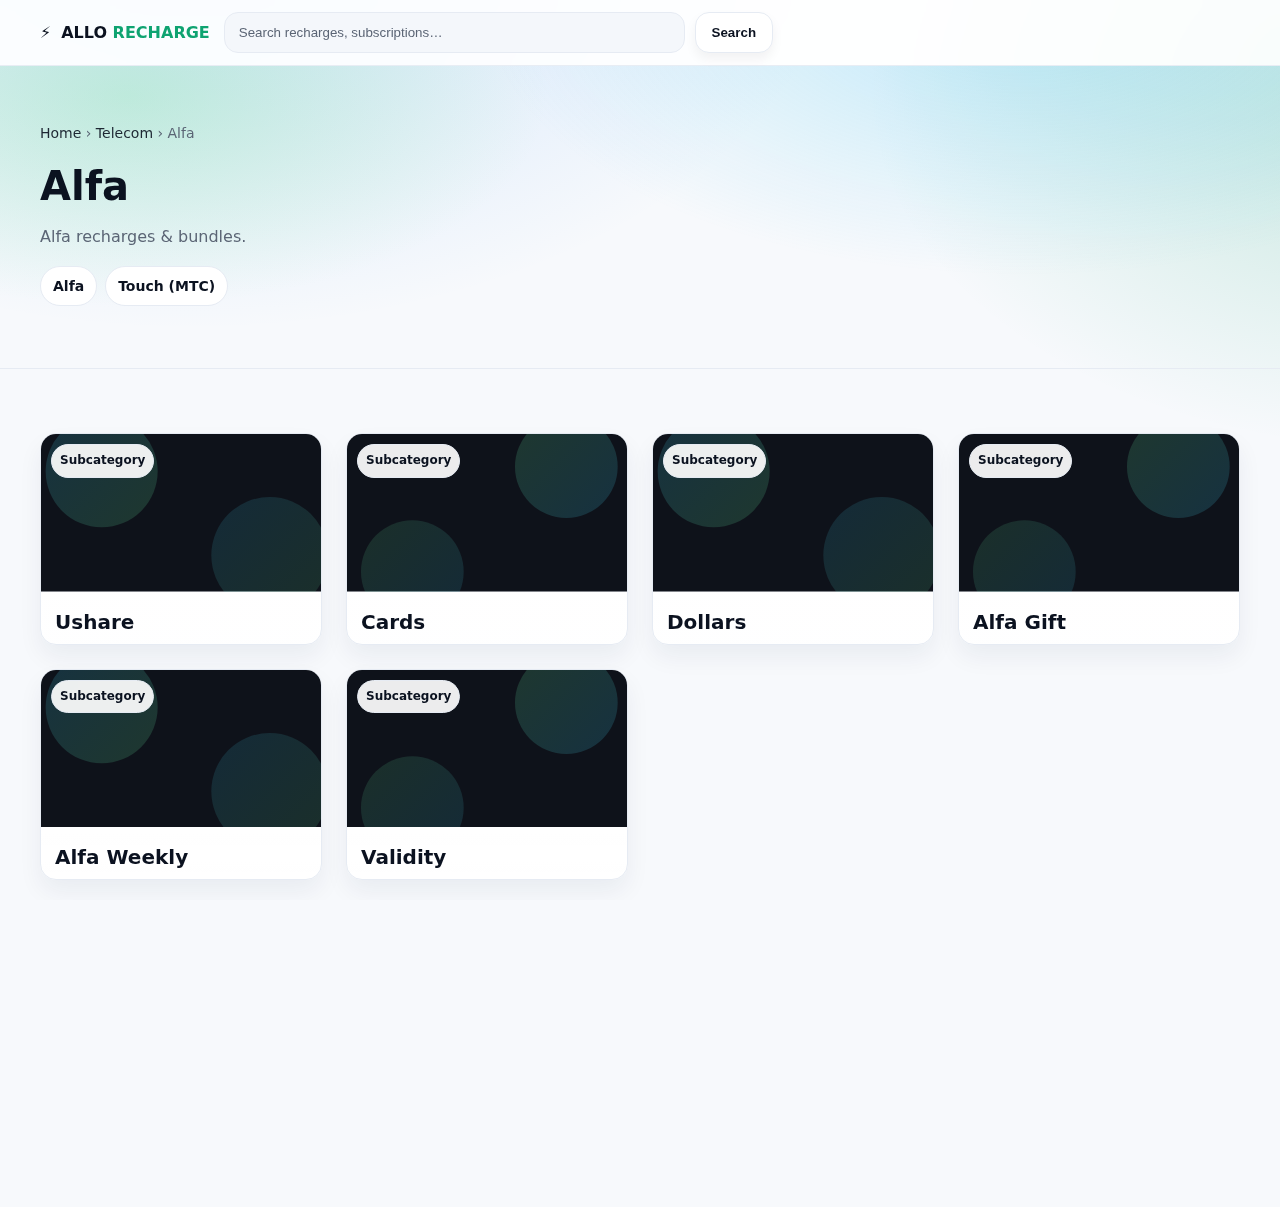
<file: ALFA.html>
<!DOCTYPE html>
<html lang="en">
<head>
  <meta charset="UTF-8" />
  <meta name="viewport" content="width=device-width, initial-scale=1" />
  <title>Alfa – Allo Recharge</title>
  <link rel="stylesheet" href="style.css" />
  <link rel="stylesheet" href="category.css" />
  <script src="category.js" defer></script>
  <script src="app.js" defer></script>
</head>
<body data-cat="telecom">
  <header class="site-header">
    <div class="container header-inner">
      <a class="brand" href="/"><span class="logo-mark">⚡</span><span class="logo-text">ALLO <strong>RECHARGE</strong></span></a>
      <form class="search" role="search">
        <input id="site-search" type="search" placeholder="Search recharges, subscriptions…" autocomplete="off" />
        <button type="submit" class="btn btn-ghost">Search</button>
        <ul id="search-suggestions" class="search-suggestions" hidden></ul>
      </form>
    </div>
  </header>

  <section class="cat-hero">
    <div class="container">
      <nav class="breadcrumb"><a href="/">Home</a> › <a href="telecom.html">Telecom</a> › <span>Alfa</span></nav>
      <h1>Alfa</h1>
      <p class="section-sub">Alfa recharges & bundles.</p>
      <div class="subcat-chips">
        <a class="chip" href="ALFA.html">Alfa</a>
        <a class="chip" href="MTC.html">Touch (MTC)</a>
      </div>
    </div>
  </section>

<style>
.category-grid {
  display: grid;
  grid-template-columns: repeat(3, 1fr); /* 3 cards per row */
  gap: 1.5rem; /* spacing between cards */
  justify-items: center; /* center cards in each cell */
  align-items: stretch; /* make all cards equal height */
}

@media (max-width: 1024px) {
  .category-grid {
    grid-template-columns: repeat(2, 1fr); /* 2 per row on tablets */
  }
}

@media (max-width: 640px) {
  .category-grid {
    grid-template-columns: 1fr; /* 1 per row on phones */
  }
}
</style>

<section class="section">
  <div class="container">
    <div class="category-grid card-grid">

      <!-- Ushare -->
      <a class="card category-tile" href="ushare.html">
        <div class="media">
          <svg class="cover" viewBox="0 0 1200 675" aria-hidden="true">
            <defs><linearGradient id="tele-a" x1="0" x2="1" y1="0" y2="1"><stop offset="0" stop-color="var(--cat-a)"/><stop offset="1" stop-color="var(--cat-b)"/></linearGradient></defs>
            <rect width="1200" height="675" fill="#0e121a"/>
            <circle cx="260" cy="160" r="240" fill="url(#tele-a)" opacity=".18"/>
            <circle cx="980" cy="520" r="250" fill="url(#tele-a)" opacity=".14"/>
          </svg>
          <span class="badge">Subcategory</span>
        </div>
        <div class="content"><h3>Ushare</h3></div>
      </a>

      <!-- Cards -->
      <a class="card category-tile" href="cards.html">
        <div class="media">
          <svg class="cover" viewBox="0 0 1200 675" aria-hidden="true">
            <defs><linearGradient id="tele-b" x1="0" x2="1" y1="0" y2="1"><stop offset="0" stop-color="var(--cat-b)"/><stop offset="1" stop-color="var(--cat-a)"/></linearGradient></defs>
            <rect width="1200" height="675" fill="#0e121a"/>
            <circle cx="940" cy="140" r="220" fill="url(#tele-b)" opacity=".18"/>
            <circle cx="280" cy="590" r="220" fill="url(#tele-b)" opacity=".14"/>
          </svg>
          <span class="badge">Subcategory</span>
        </div>
        <div class="content"><h3>Cards</h3></div>
      </a>

      <!-- Dollars -->
      <a class="card category-tile" href="dollars.html">
        <div class="media">
          <svg class="cover" viewBox="0 0 1200 675" aria-hidden="true">
            <defs><linearGradient id="tele-c" x1="0" x2="1" y1="0" y2="1"><stop offset="0" stop-color="var(--cat-a)"/><stop offset="1" stop-color="var(--cat-b)"/></linearGradient></defs>
            <rect width="1200" height="675" fill="#0e121a"/>
            <circle cx="260" cy="160" r="240" fill="url(#tele-c)" opacity=".18"/>
            <circle cx="980" cy="520" r="250" fill="url(#tele-c)" opacity=".14"/>
          </svg>
          <span class="badge">Subcategory</span>
        </div>
        <div class="content"><h3>Dollars</h3></div>
      </a>

      <!-- Alfa Gift -->
      <a class="card category-tile" href="alfagift.html">
        <div class="media">
          <svg class="cover" viewBox="0 0 1200 675" aria-hidden="true">
            <defs><linearGradient id="tele-d" x1="0" x2="1" y1="0" y2="1"><stop offset="0" stop-color="var(--cat-b)"/><stop offset="1" stop-color="var(--cat-a)"/></linearGradient></defs>
            <rect width="1200" height="675" fill="#0e121a"/>
            <circle cx="940" cy="140" r="220" fill="url(#tele-d)" opacity=".18"/>
            <circle cx="280" cy="590" r="220" fill="url(#tele-d)" opacity=".14"/>
          </svg>
          <span class="badge">Subcategory</span>
        </div>
        <div class="content"><h3>Alfa Gift</h3></div>
      </a>

      <!-- Alfa Weekly -->
      <a class="card category-tile" href="alfaweekly.html">
        <div class="media">
          <svg class="cover" viewBox="0 0 1200 675" aria-hidden="true">
            <defs><linearGradient id="tele-e" x1="0" x2="1" y1="0" y2="1"><stop offset="0" stop-color="var(--cat-a)"/><stop offset="1" stop-color="var(--cat-b)"/></linearGradient></defs>
            <rect width="1200" height="675" fill="#0e121a"/>
            <circle cx="260" cy="160" r="240" fill="url(#tele-e)" opacity=".18"/>
            <circle cx="980" cy="520" r="250" fill="url(#tele-e)" opacity=".14"/>
          </svg>
          <span class="badge">Subcategory</span>
        </div>
        <div class="content"><h3>Alfa Weekly</h3></div>
      </a>

      <!-- Validity -->
      <a class="card category-tile" href="validity.html">
        <div class="media">
          <svg class="cover" viewBox="0 0 1200 675" aria-hidden="true">
            <defs><linearGradient id="tele-f" x1="0" x2="1" y1="0" y2="1"><stop offset="0" stop-color="var(--cat-b)"/><stop offset="1" stop-color="var(--cat-a)"/></linearGradient></defs>
            <rect width="1200" height="675" fill="#0e121a"/>
            <circle cx="940" cy="140" r="220" fill="url(#tele-f)" opacity=".18"/>
            <circle cx="280" cy="590" r="220" fill="url(#tele-f)" opacity=".14"/>
          </svg>
          <span class="badge">Subcategory</span>
        </div>
        <div class="content"><h3>Validity</h3></div>
      </a>

    </div>
  </div>
</section>



  <footer class="site-footer" id="contact">
    <div class="container footer-grid">
      <div><h4>Allo Recharge</h4><p>Instant digital recharges, subscriptions, and growth services.</p></div>
      <div><h4>Contact</h4><ul class="list-plain"><li><a target="_blank" href="https://wa.me/96171549671">WhatsApp: +961 71 549 671</a></li><li><a href="mailto:allorecharge@gmail.com">allorecharge@gmail.com</a></li></ul></div>
      <div><h4>Quick Links</h4><ul class="list-plain"><li><a href="/">Home</a></li><li><a href="#top">Top</a></li></ul></div>
    </div>
    <div class="copy">© 2025 Allo Recharge</div>
  </footer>
</body>
</html>
</file>
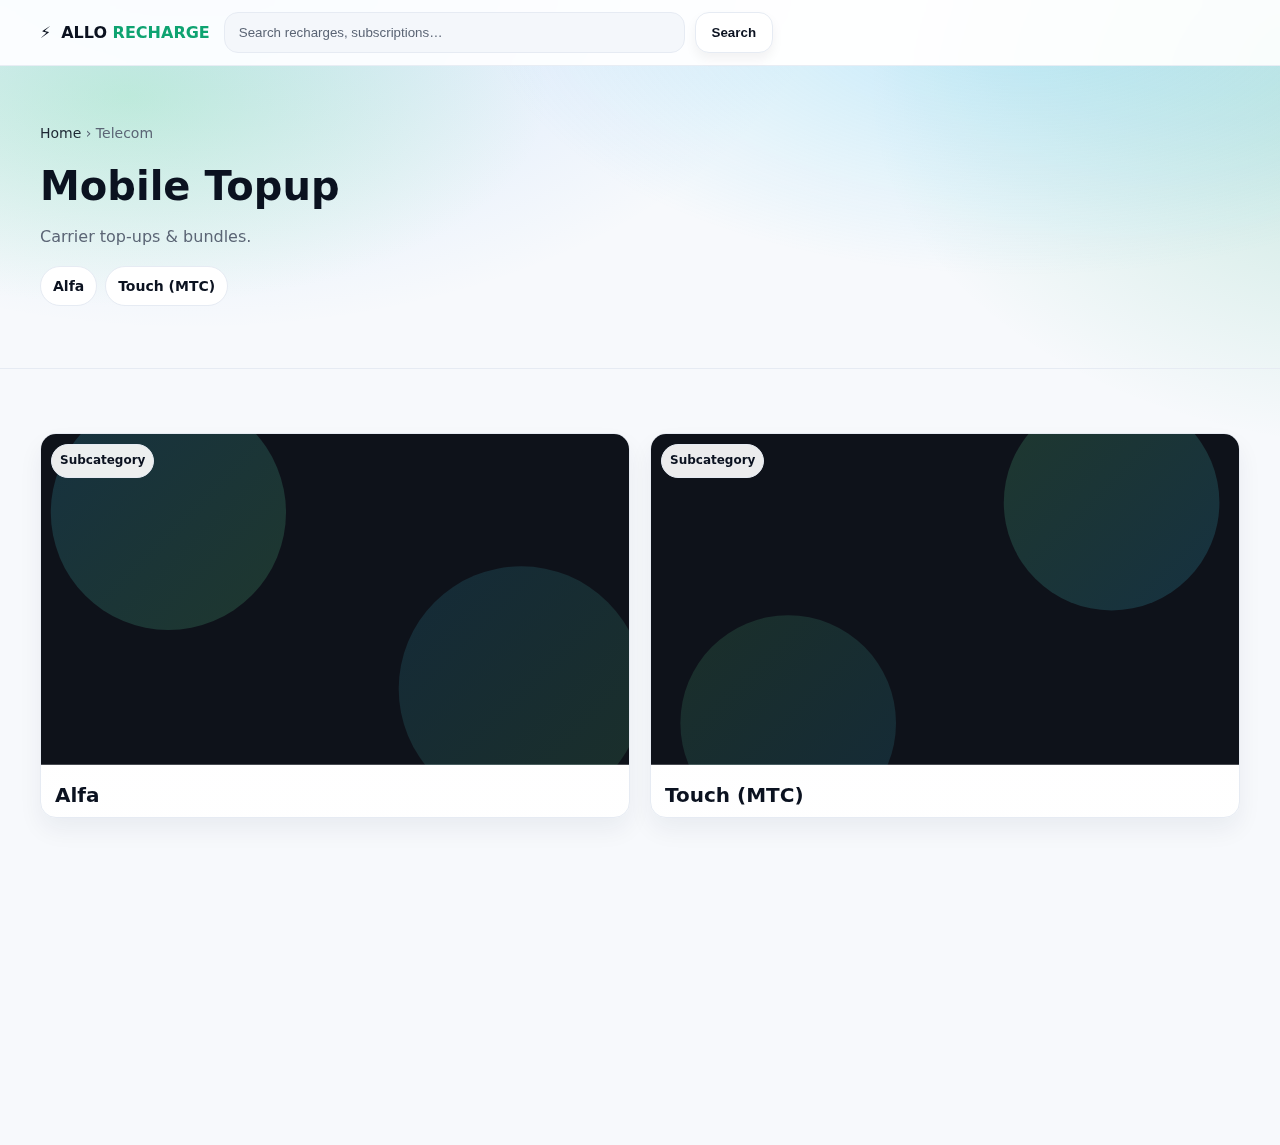
<file: mobile-topup.html>
<!DOCTYPE html>
<html lang="en">
<head>
  <meta charset="UTF-8" />
  <meta name="viewport" content="width=device-width, initial-scale=1" />
  <title>Mobile Topup – Allo Recharge</title>
  <link rel="stylesheet" href="style.css" />
  <link rel="stylesheet" href="category.css" />
  <script src="category.js" defer></script>
  <script src="app.js" defer></script>
</head>
<body data-cat="mobile-topup">
  <header class="site-header">
    <div class="container header-inner">
      <a class="brand" href="/"><span class="logo-mark">⚡</span><span class="logo-text">ALLO <strong>RECHARGE</strong></span></a>
      <form class="search" role="search">
        <input id="site-search" type="search" placeholder="Search recharges, subscriptions…" autocomplete="off" />
        <button type="submit" class="btn btn-ghost">Search</button>
        <ul id="search-suggestions" class="search-suggestions" hidden></ul>
      </form>
    </div>
  </header>

  <section class="cat-hero">
    <div class="container">
      <nav class="breadcrumb"><a href="/">Home</a> › <span>Telecom</span></nav>
      <h1>Mobile Topup</h1>
      <p class="section-sub">Carrier top-ups & bundles.</p>
      <div class="subcat-chips">
        <a class="chip" href="ALFA.html">Alfa</a>
        <a class="chip" href="MTC.html">Touch (MTC)</a>
      </div>
    </div>
  </section>

  <section class="section">
    <div class="container">
      <div class="category-grid card-grid">
        <!-- Alfa -->
        <a class="card category-tile" href="ALFA.html">
          <div class="media">
            <svg class="cover" viewBox="0 0 1200 675" aria-hidden="true">
              <defs><linearGradient id="tele-a" x1="0" x2="1" y1="0" y2="1"><stop offset="0" stop-color="var(--cat-a)"/><stop offset="1" stop-color="var(--cat-b)"/></linearGradient></defs>
              <rect width="1200" height="675" fill="#0e121a"/>
              <circle cx="260" cy="160" r="240" fill="url(#tele-a)" opacity=".18"/>
              <circle cx="980" cy="520" r="250" fill="url(#tele-a)" opacity=".14"/>
            </svg>
            <span class="badge">Subcategory</span>
          </div>
          <div class="content"><h3>Alfa</h3></div>
        </a>

        <!-- Touch (MTC) -->
        <a class="card category-tile" href="MTC.html">
          <div class="media">
            <svg class="cover" viewBox="0 0 1200 675" aria-hidden="true">
              <defs><linearGradient id="tele-b" x1="0" x2="1" y1="0" y2="1"><stop offset="0" stop-color="var(--cat-b)"/><stop offset="1" stop-color="var(--cat-a)"/></linearGradient></defs>
              <rect width="1200" height="675" fill="#0e121a"/>
              <circle cx="940" cy="140" r="220" fill="url(#tele-b)" opacity=".18"/>
              <circle cx="280" cy="590" r="220" fill="url(#tele-b)" opacity=".14"/>
            </svg>
            <span class="badge">Subcategory</span>
          </div>
          <div class="content"><h3>Touch (MTC)</h3></div>
        </a>
      </div>
    </div>
  </section>

  <footer class="site-footer" id="contact">
    <div class="container footer-grid">
      <div><h4>Allo Recharge</h4><p>Instant digital recharges, subscriptions, and growth services.</p></div>
      <div><h4>Contact</h4><ul class="list-plain"><li><a target="_blank" href="https://wa.me/96171549671">WhatsApp: +961 71 549 671</a></li><li><a href="mailto:allorecharge@gmail.com">allorecharge@gmail.com</a></li></ul></div>
      <div><h4>Quick Links</h4><ul class="list-plain"><li><a href="/">Home</a></li><li><a href="#top">Top</a></li></ul></div>
    </div>
    <div class="copy">© 2025 Allo Recharge</div>
  </footer>
</body>
</html>
</file>
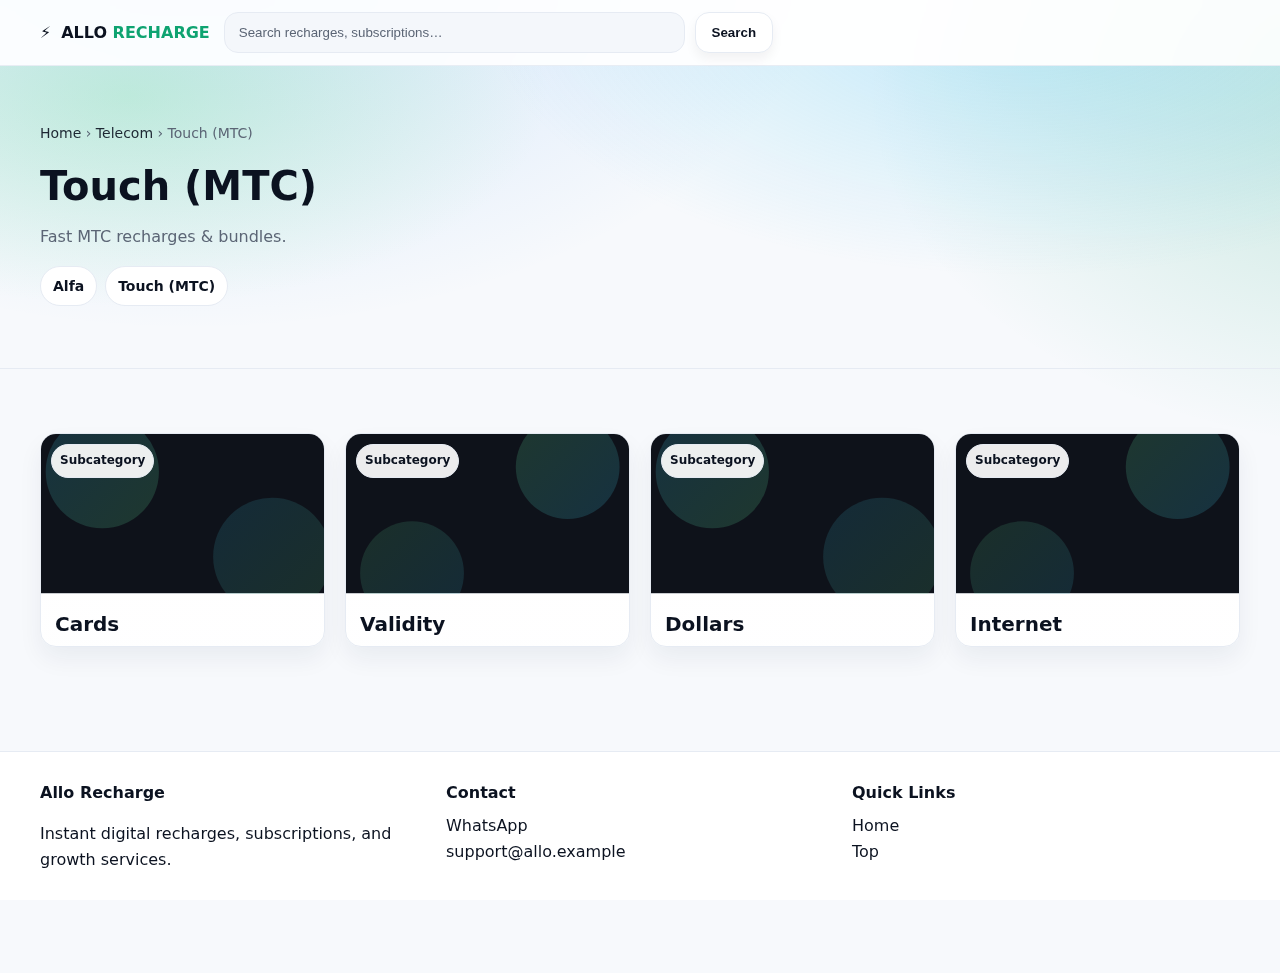
<file: MTC.html>
<!DOCTYPE html>
<html lang="en">
<head>
  <meta charset="UTF-8" />
  <meta name="viewport" content="width=device-width, initial-scale=1" />
  <title>Touch (MTC) – Allo Recharge</title>
  <link rel="stylesheet" href="style.css" />
  <link rel="stylesheet" href="category.css" />
  <script src="category.js" defer></script>
  <script src="app.js" defer></script>
</head>
<body data-cat="telecom">
  <header class="site-header">
    <div class="container header-inner">
      <a class="brand" href="/"><span class="logo-mark">⚡</span><span class="logo-text">ALLO <strong>RECHARGE</strong></span></a>
      <form class="search" role="search">
        <input id="site-search" type="search" placeholder="Search recharges, subscriptions…" autocomplete="off" />
        <button type="submit" class="btn btn-ghost">Search</button>
        <ul id="search-suggestions" class="search-suggestions" hidden></ul>
      </form>
    </div>
  </header>

  <section class="cat-hero">
    <div class="container">
      <nav class="breadcrumb"><a href="/">Home</a> › <a href="telecom.html">Telecom</a> › <span>Touch (MTC)</span></nav>
      <h1>Touch (MTC)</h1>
      <p class="section-sub">Fast MTC recharges & bundles.</p>
      <div id="subcats" class="subcat-chips">
        <a class="chip" href="ALFA.html">Alfa</a>
        <a class="chip" href="MTC.html">Touch (MTC)</a>
      </div>
    </div>
  </section>

<section class="section">
  <div class="container">
    <div class="category-grid card-grid">

      <!-- Cards -->
      <a class="card category-tile" href="cards.html">
        <div class="media">
          <svg class="cover" viewBox="0 0 1200 675" aria-hidden="true">
            <defs><linearGradient id="tele-a" x1="0" x2="1" y1="0" y2="1"><stop offset="0" stop-color="var(--cat-a)"/><stop offset="1" stop-color="var(--cat-b)"/></linearGradient></defs>
            <rect width="1200" height="675" fill="#0e121a"/>
            <circle cx="260" cy="160" r="240" fill="url(#tele-a)" opacity=".18"/>
            <circle cx="980" cy="520" r="250" fill="url(#tele-a)" opacity=".14"/>
          </svg>
          <span class="badge">Subcategory</span>
        </div>
        <div class="content"><h3>Cards</h3></div>
      </a>

      <!-- Validity -->
      <a class="card category-tile" href="validity.html">
        <div class="media">
          <svg class="cover" viewBox="0 0 1200 675" aria-hidden="true">
            <defs><linearGradient id="tele-b" x1="0" x2="1" y1="0" y2="1"><stop offset="0" stop-color="var(--cat-b)"/><stop offset="1" stop-color="var(--cat-a)"/></linearGradient></defs>
            <rect width="1200" height="675" fill="#0e121a"/>
            <circle cx="940" cy="140" r="220" fill="url(#tele-b)" opacity=".18"/>
            <circle cx="280" cy="590" r="220" fill="url(#tele-b)" opacity=".14"/>
          </svg>
          <span class="badge">Subcategory</span>
        </div>
        <div class="content"><h3>Validity</h3></div>
      </a>

      <!-- Dollars -->
      <a class="card category-tile" href="dollars.html">
        <div class="media">
          <svg class="cover" viewBox="0 0 1200 675" aria-hidden="true">
            <defs><linearGradient id="tele-c" x1="0" x2="1" y1="0" y2="1"><stop offset="0" stop-color="var(--cat-a)"/><stop offset="1" stop-color="var(--cat-b)"/></linearGradient></defs>
            <rect width="1200" height="675" fill="#0e121a"/>
            <circle cx="260" cy="160" r="240" fill="url(#tele-c)" opacity=".18"/>
            <circle cx="980" cy="520" r="250" fill="url(#tele-c)" opacity=".14"/>
          </svg>
          <span class="badge">Subcategory</span>
        </div>
        <div class="content"><h3>Dollars</h3></div>
      </a>

      <!-- Internet -->
      <a class="card category-tile" href="internet.html">
        <div class="media">
          <svg class="cover" viewBox="0 0 1200 675" aria-hidden="true">
            <defs><linearGradient id="tele-d" x1="0" x2="1" y1="0" y2="1"><stop offset="0" stop-color="var(--cat-b)"/><stop offset="1" stop-color="var(--cat-a)"/></linearGradient></defs>
            <rect width="1200" height="675" fill="#0e121a"/>
            <circle cx="940" cy="140" r="220" fill="url(#tele-d)" opacity=".18"/>
            <circle cx="280" cy="590" r="220" fill="url(#tele-d)" opacity=".14"/>
          </svg>
          <span class="badge">Subcategory</span>
        </div>
        <div class="content"><h3>Internet</h3></div>
      </a>

    </div>
  </div>
</section>



  <footer class="site-footer" id="contact">
    <div class="container footer-grid">
      <div><h4>Allo Recharge</h4><p>Instant digital recharges, subscriptions, and growth services.</p></div>
      <div><h4>Contact</h4><ul class="list-plain"><li><a target="_blank" href="https://wa.me/96171549671">WhatsApp</a></li><li><a href="mailto:support@allo.example">support@allo.example</a></li></ul></div>
      <div><h4>Quick Links</h4><ul class="list-plain"><li><a href="/">Home</a></li><li><a href="#top">Top</a></li></ul></div>
    </div>
    <div class="copy">© 2025 Allo Recharge</div>
  </footer>
</body>
</html>
</file>
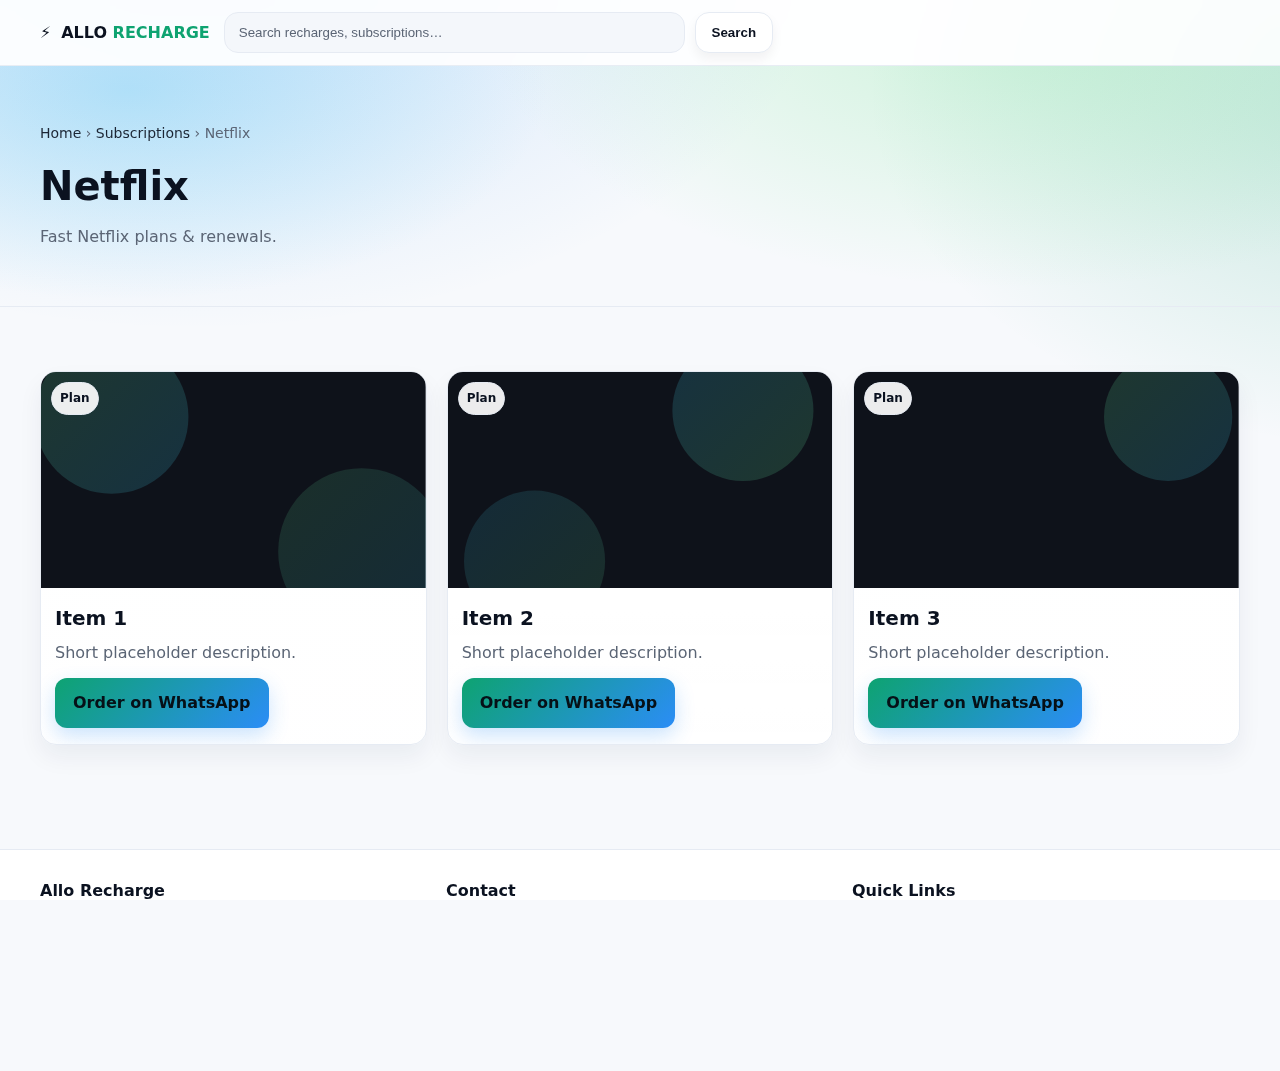
<file: netflix.html>
<!DOCTYPE html>
<html lang="en">
<head>
  <meta charset="UTF-8" />
  <meta name="viewport" content="width=device-width, initial-scale=1" />
  <title>Netflix – Allo Recharge</title>
  <link rel="stylesheet" href="style.css" />
  <link rel="stylesheet" href="category.css" />
  <script src="category.js" defer></script>
  <script src="app.js" defer></script>
</head>
<body data-cat="subscriptions">
  <header class="site-header">
    <div class="container header-inner">
      <a class="brand" href="/"><span class="logo-mark">⚡</span><span class="logo-text">ALLO <strong>RECHARGE</strong></span></a>
      <form class="search" role="search">
        <input id="site-search" type="search" placeholder="Search recharges, subscriptions…" autocomplete="off" />
        <button type="submit" class="btn btn-ghost">Search</button>
        <ul id="search-suggestions" class="search-suggestions" hidden></ul>
      </form>
    </div>
  </header>

  <section class="cat-hero">
    <div class="container">
      <nav class="breadcrumb"><a href="/">Home</a> › <a href="subscriptions.html">Subscriptions</a> › <span>Netflix</span></nav>
      <h1>Netflix</h1>
      <p class="section-sub">Fast Netflix plans & renewals.</p>
      
    </div>
  </section>

  <section class="section"><div class="container">
    <div class="category-grid card-grid">
      <article class="card product"><div class="media">
        <svg class="cover" viewBox="0 0 1200 675"><defs><linearGradient id="n-a" x1="0" x2="1" y1="0" y2="1"><stop offset="0" stop-color="var(--cat-a)"/><stop offset="1" stop-color="var(--cat-b)"/></linearGradient></defs><rect width="1200" height="675" fill="#0e121a"/><circle cx="220" cy="140" r="240" fill="url(#n-a)" opacity=".18"/><circle cx="1000" cy="560" r="260" fill="url(#n-a)" opacity=".14"/></svg>
        <span class="badge">Plan</span></div>
        <div class="content"><h3>Item 1</h3><p class="desc">Short placeholder description.</p></div>
        <div class="actions"><a class="btn" target="_blank" href="https://wa.me/96171549671?text=Netflix%20Item%201">Order on WhatsApp</a></div></article>

      <article class="card product"><div class="media">
        <svg class="cover" viewBox="0 0 1200 675"><defs><linearGradient id="n-b" x1="0" x2="1" y1="0" y2="1"><stop offset="0" stop-color="var(--cat-b)"/><stop offset="1" stop-color="var(--cat-a)"/></linearGradient></defs><rect width="1200" height="675" fill="#0e121a"/><circle cx="920" cy="120" r="220" fill="url(#n-b)" opacity=".18"/><circle cx="270" cy="590" r="220" fill="url(#n-b)" opacity=".14"/></svg>
        <span class="badge">Plan</span></div>
        <div class="content"><h3>Item 2</h3><p class="desc">Short placeholder description.</p></div>
        <div class="actions"><a class="btn" target="_blank" href="https://wa.me/96171549671?text=Netflix%20Item%202">Order on WhatsApp</a></div></article>

      <article class="card product"><div class="media">
        <svg class="cover" viewBox="0 0 1200 675"><defs><linearGradient id="n-c" x1="0" x2="1" y1="0" y2="1"><stop offset="0" stop-color="var(--cat-a)"/><stop offset="1" stop-color="var(--cat-b)"/></linearGradient></defs><rect width="1200" height="675" fill="#0e121a"/><circle cx="980" cy="140" r="200" fill="url(#n-c)" opacity=".18"/></svg>
        <span class="badge">Plan</span></div>
        <div class="content"><h3>Item 3</h3><p class="desc">Short placeholder description.</p></div>
        <div class="actions"><a class="btn" target="_blank" href="https://wa.me/96171549671?text=Netflix%20Item%203">Order on WhatsApp</a></div></article>
    </div>
  </div></section>

  <footer class="site-footer" id="contact">
    <div class="container footer-grid">
      <div><h4>Allo Recharge</h4><p>Instant digital recharges, subscriptions, and growth services.</p></div>
      <div><h4>Contact</h4><ul class="list-plain"><li><a target="_blank" href="https://wa.me/96171549671">WhatsApp: +961 71 549 671</a></li><li><a href="mailto:allorecharge@gmail.com">allorecharge@gmail.com</a></li></ul></div>
      <div><h4>Quick Links</h4><ul class="list-plain"><li><a href="/">Home</a></li><li><a href="#top">Top</a></li></ul></div>
    </div>
    <div class="copy">© 2025 Allo Recharge</div>
  </footer>
</body>
</html>
</file>
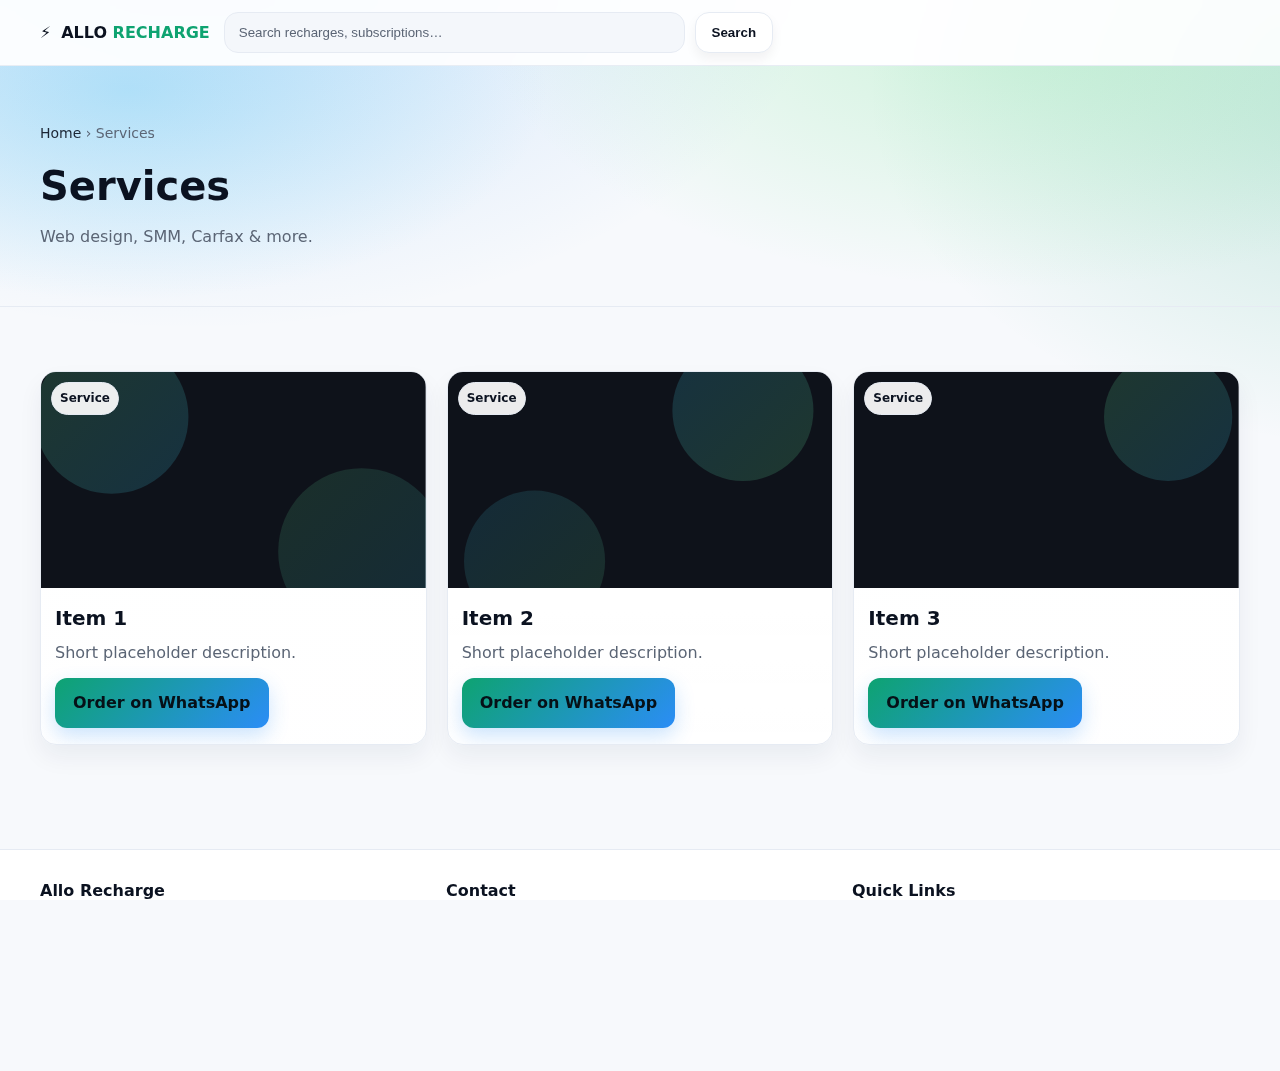
<file: services.html>
<!DOCTYPE html>
<html lang="en">
<head>
  <meta charset="UTF-8" />
  <meta name="viewport" content="width=device-width, initial-scale=1" />
  <title>Services – Allo Recharge</title>
  <link rel="stylesheet" href="style.css" />
  <link rel="stylesheet" href="category.css" />
  <script src="category.js" defer></script>
  <script src="app.js" defer></script>
</head>
<body data-cat="services">
  <header class="site-header">
    <div class="container header-inner">
      <a class="brand" href="/"><span class="logo-mark">⚡</span><span class="logo-text">ALLO <strong>RECHARGE</strong></span></a>
      <form class="search" role="search">
        <input id="site-search" type="search" placeholder="Search recharges, subscriptions…" autocomplete="off" />
        <button type="submit" class="btn btn-ghost">Search</button>
        <ul id="search-suggestions" class="search-suggestions" hidden></ul>
      </form>
    </div>
  </header>

  <section class="cat-hero">
    <div class="container">
      <nav class="breadcrumb"><a href="/">Home</a> › <span>Services</span></nav>
      <h1>Services</h1>
      <p class="section-sub">Web design, SMM, Carfax & more.</p>
    </div>
  </section>

  <section class="section">
    <div class="container">
      <div class="category-grid card-grid">
        <article class="card product"><div class="media"><svg class="cover" viewBox="0 0 1200 675"><defs><linearGradient id="sv-a" x1="0" x2="1" y1="0" y2="1"><stop offset="0" stop-color="var(--cat-a)"/><stop offset="1" stop-color="var(--cat-b)"/></linearGradient></defs><rect width="1200" height="675" fill="#0e121a"/><circle cx="220" cy="140" r="240" fill="url(#sv-a)" opacity=".18"/><circle cx="1000" cy="560" r="260" fill="url(#sv-a)" opacity=".14"/></svg><span class="badge">Service</span></div><div class="content"><h3>Item 1</h3><p class="desc">Short placeholder description.</p></div><div class="actions"><a class="btn" target="_blank" href="https://wa.me/96171549671?text=Services%20Item%201">Order on WhatsApp</a></div></article>
        <article class="card product"><div class="media"><svg class="cover" viewBox="0 0 1200 675"><defs><linearGradient id="sv-b" x1="0" x2="1" y1="0" y2="1"><stop offset="0" stop-color="var(--cat-b)"/><stop offset="1" stop-color="var(--cat-a)"/></linearGradient></defs><rect width="1200" height="675" fill="#0e121a"/><circle cx="920" cy="120" r="220" fill="url(#sv-b)" opacity=".18"/><circle cx="270" cy="590" r="220" fill="url(#sv-b)" opacity=".14"/></svg><span class="badge">Service</span></div><div class="content"><h3>Item 2</h3><p class="desc">Short placeholder description.</p></div><div class="actions"><a class="btn" target="_blank" href="https://wa.me/96171549671?text=Services%20Item%202">Order on WhatsApp</a></div></article>
        <article class="card product"><div class="media"><svg class="cover" viewBox="0 0 1200 675"><defs><linearGradient id="sv-c" x1="0" x2="1" y1="0" y2="1"><stop offset="0" stop-color="var(--cat-a)"/><stop offset="1" stop-color="var(--cat-b)"/></linearGradient></defs><rect width="1200" height="675" fill="#0e121a"/><circle cx="980" cy="140" r="200" fill="url(#sv-c)" opacity=".18"/></svg><span class="badge">Service</span></div><div class="content"><h3>Item 3</h3><p class="desc">Short placeholder description.</p></div><div class="actions"><a class="btn" target="_blank" href="https://wa.me/96171549671?text=Services%20Item%203">Order on WhatsApp</a></div></article>
      </div>
    </div>
  </section>

  <footer class="site-footer" id="contact">
    <div class="container footer-grid">
      <div><h4>Allo Recharge</h4><p>Instant digital recharges, subscriptions, and growth services.</p></div>
      <div><h4>Contact</h4><ul class="list-plain"><li><a target="_blank" href="https://wa.me/96171549671">WhatsApp: +961 71 549 671</a></li><li><a href="mailto:allorecharge@gmail.com">allorecharge@gmail.com</a></li></ul></div>
      <div><h4>Quick Links</h4><ul class="list-plain"><li><a href="/">Home</a></li><li><a href="#top">Top</a></li></ul></div>
    </div>
    <div class="copy">© 2025 Allo Recharge</div>
  </footer>
</body>
</html>
</file>
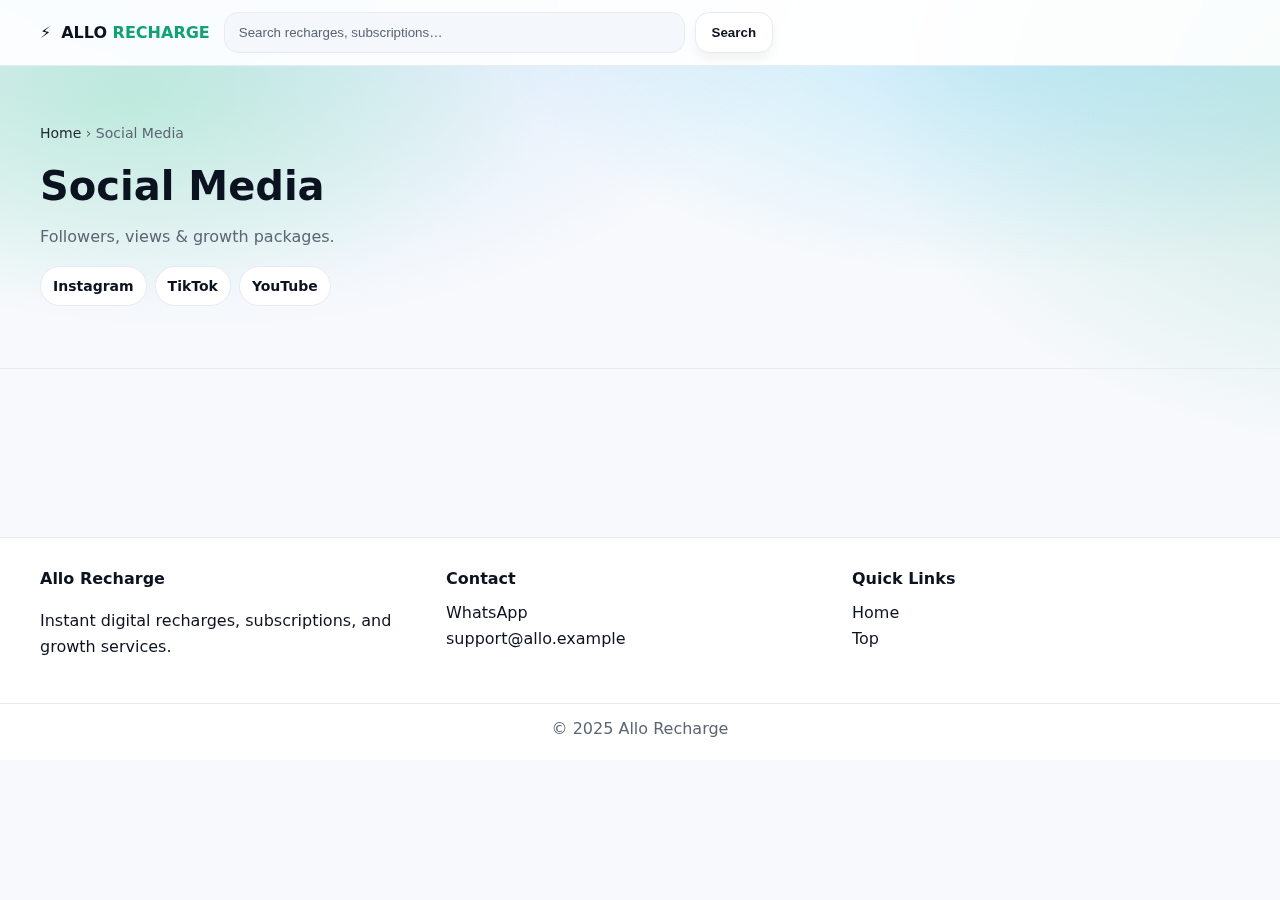
<file: social-media.html>
<!DOCTYPE html>
<html lang="en">
<head>
  <meta charset="UTF-8" />
  <meta name="viewport" content="width=device-width, initial-scale=1" />
  <title>Social Media – Allo Recharge</title>
  <link rel="stylesheet" href="style.css" />
  <link rel="stylesheet" href="category.css" />
  <script src="category.js" defer></script>
  <script src="app.js" defer></script>
</head>
<body data-cat="social-media">
  <header class="site-header">
    <div class="container header-inner">
      <a class="brand" href="/"><span class="logo-mark">⚡</span><span class="logo-text">ALLO <strong>RECHARGE</strong></span></a>
      <form class="search" role="search">
        <input id="site-search" type="search" placeholder="Search recharges, subscriptions…" autocomplete="off" />
        <button type="submit" class="btn btn-ghost">Search</button>
        <ul id="search-suggestions" class="search-suggestions" hidden></ul>
      </form>
    </div>
  </header>

  <section class="cat-hero">
    <div class="container">
      <nav class="breadcrumb"><a href="/">Home</a> › <span data-crumb>Social Media</span></nav>
      <h1 data-cat-title>Social Media</h1>
      <p class="section-sub" data-cat-sub>Followers, views & growth packages.</p>
      <div id="subcats" class="subcat-chips">
        <a class="chip" href="#">Instagram</a>
        <a class="chip" href="#">TikTok</a>
        <a class="chip" href="#">YouTube</a>
      </div>
    </div>
  </section>

  <section class="section">
    <div class="container">
      <div id="product-grid" class="category-grid card-grid"></div>
    </div>
  </section>

  <footer class="site-footer" id="contact">
    <div class="container footer-grid">
      <div><h4>Allo Recharge</h4><p>Instant digital recharges, subscriptions, and growth services.</p></div>
      <div><h4>Contact</h4><ul class="list-plain"><li><a target="_blank" href="https://wa.me/1234567890">WhatsApp</a></li><li><a href="mailto:support@allo.example">support@allo.example</a></li></ul></div>
      <div><h4>Quick Links</h4><ul class="list-plain"><li><a href="/">Home</a></li><li><a href="#top">Top</a></li></ul></div>
    </div>
    <div class="copy">© 2025 Allo Recharge</div>
  </footer>

  <script id="cat-data" type="application/json">
  {
    "slug": "social-media",
    "title": "Social Media",
    "subtitle": "Followers, views & growth packages.",
    "products": [
      {"title":"Item 1","badge":"Views","url":"https://wa.me/1234567890?text=Social%20Item%201"},
      {"title":"Item 2","badge":"Followers","url":"https://wa.me/1234567890?text=Social%20Item%202"},
      {"title":"Item 3","badge":"Package","url":"https://wa.me/1234567890?text=Social%20Item%203"}
    ]
  }
  </script>
</body>
</html>
</file>
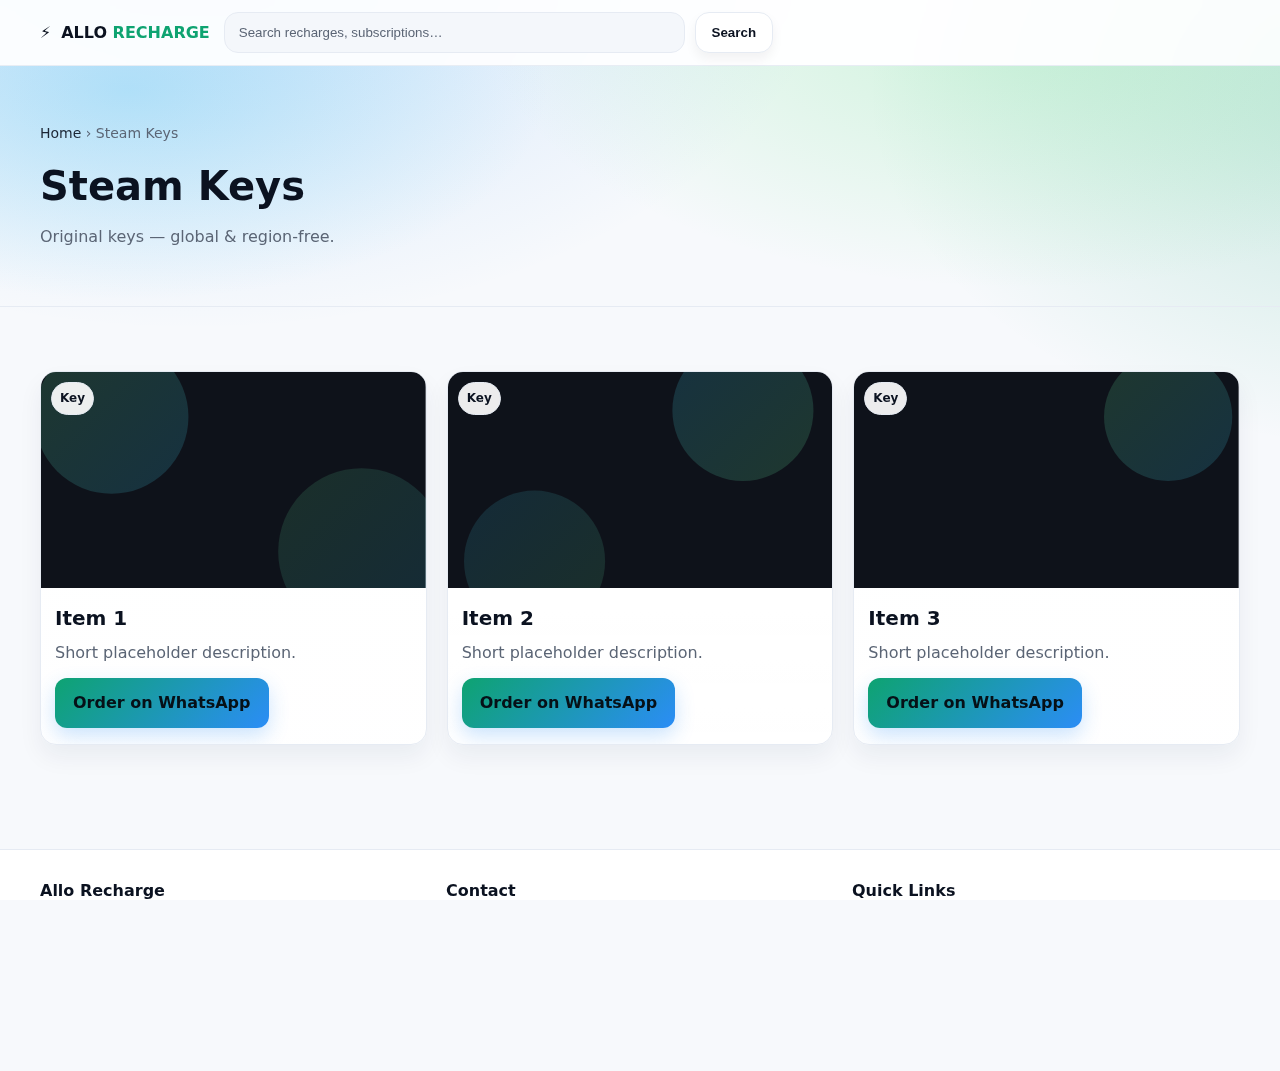
<file: steam-keys.html>
<!DOCTYPE html>
<html lang="en">
<head>
  <meta charset="UTF-8" />
  <meta name="viewport" content="width=device-width, initial-scale=1" />
  <title>Steam Keys – Allo Recharge</title>
  <link rel="stylesheet" href="style.css" />
  <link rel="stylesheet" href="category.css" />
  <script src="category.js" defer></script>
  <script src="app.js" defer></script>
</head>
<body data-cat="steam-keys">
  <header class="site-header">
    <div class="container header-inner">
      <a class="brand" href="/"><span class="logo-mark">⚡</span><span class="logo-text">ALLO <strong>RECHARGE</strong></span></a>
      <form class="search" role="search">
        <input id="site-search" type="search" placeholder="Search recharges, subscriptions…" autocomplete="off" />
        <button type="submit" class="btn btn-ghost">Search</button>
        <ul id="search-suggestions" class="search-suggestions" hidden></ul>
      </form>
    </div>
  </header>

  <section class="cat-hero">
    <div class="container">
      <nav class="breadcrumb"><a href="/">Home</a> › <span>Steam Keys</span></nav>
      <h1>Steam Keys</h1>
      <p class="section-sub">Original keys — global & region-free.</p>
    </div>
  </section>

  <section class="section">
    <div class="container">
      <div class="category-grid card-grid">
        <article class="card product"><div class="media"><svg class="cover" viewBox="0 0 1200 675"><defs><linearGradient id="k-a" x1="0" x2="1" y1="0" y2="1"><stop offset="0" stop-color="var(--cat-a)"/><stop offset="1" stop-color="var(--cat-b)"/></linearGradient></defs><rect width="1200" height="675" fill="#0e121a"/><circle cx="220" cy="140" r="240" fill="url(#k-a)" opacity=".18"/><circle cx="1000" cy="560" r="260" fill="url(#k-a)" opacity=".14"/></svg><span class="badge">Key</span></div><div class="content"><h3>Item 1</h3><p class="desc">Short placeholder description.</p></div><div class="actions"><a class="btn" target="_blank" href="https://wa.me/96171549671?text=Steam%20Keys%20Item%201">Order on WhatsApp</a></div></article>
        <article class="card product"><div class="media"><svg class="cover" viewBox="0 0 1200 675"><defs><linearGradient id="k-b" x1="0" x2="1" y1="0" y2="1"><stop offset="0" stop-color="var(--cat-b)"/><stop offset="1" stop-color="var(--cat-a)"/></linearGradient></defs><rect width="1200" height="675" fill="#0e121a"/><circle cx="920" cy="120" r="220" fill="url(#k-b)" opacity=".18"/><circle cx="270" cy="590" r="220" fill="url(#k-b)" opacity=".14"/></svg><span class="badge">Key</span></div><div class="content"><h3>Item 2</h3><p class="desc">Short placeholder description.</p></div><div class="actions"><a class="btn" target="_blank" href="https://wa.me/96171549671?text=Steam%20Keys%20Item%202">Order on WhatsApp</a></div></article>
        <article class="card product"><div class="media"><svg class="cover" viewBox="0 0 1200 675"><defs><linearGradient id="k-c" x1="0" x2="1" y1="0" y2="1"><stop offset="0" stop-color="var(--cat-a)"/><stop offset="1" stop-color="var(--cat-b)"/></linearGradient></defs><rect width="1200" height="675" fill="#0e121a"/><circle cx="980" cy="140" r="200" fill="url(#k-c)" opacity=".18"/></svg><span class="badge">Key</span></div><div class="content"><h3>Item 3</h3><p class="desc">Short placeholder description.</p></div><div class="actions"><a class="btn" target="_blank" href="https://wa.me/96171549671?text=Steam%20Keys%20Item%203">Order on WhatsApp</a></div></article>
      </div>
    </div>
  </section>

  <footer class="site-footer" id="contact">
    <div class="container footer-grid">
      <div><h4>Allo Recharge</h4><p>Instant digital recharges, subscriptions, and growth services.</p></div>
      <div><h4>Contact</h4><ul class="list-plain"><li><a target="_blank" href="https://wa.me/96171549671">WhatsApp: +961 71 549 671</a></li><li><a href="mailto:allorecharge@gmail.com">allorecharge@gmail.com</a></li></ul></div>
      <div><h4>Quick Links</h4><ul class="list-plain"><li><a href="/">Home</a></li><li><a href="#top">Top</a></li></ul></div>
    </div>
    <div class="copy">© 2025 Allo Recharge</div>
  </footer>
</body>
</html>
</file>
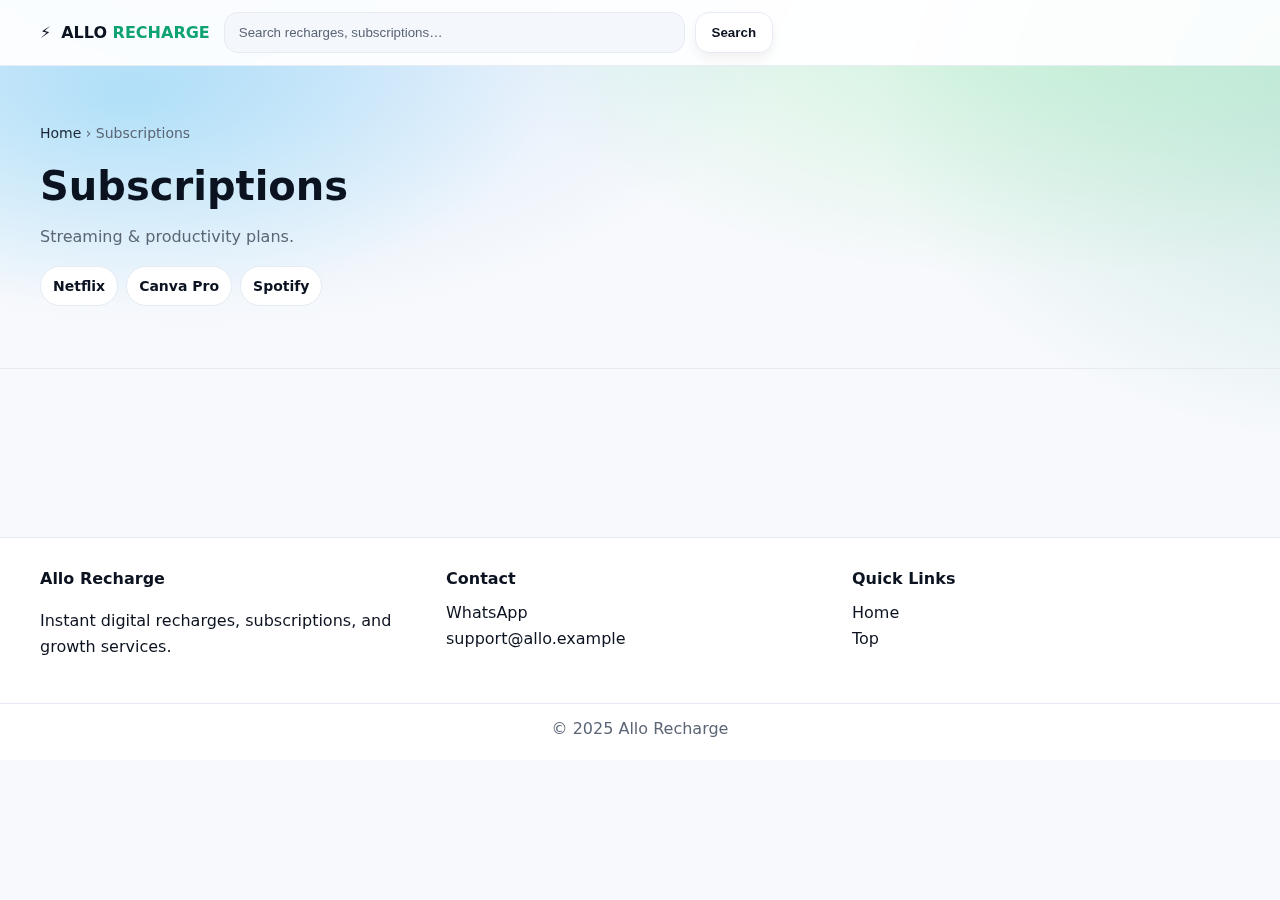
<file: subscriptions.html>
<!DOCTYPE html>
<html lang="en">
<head>
  <meta charset="UTF-8" />
  <meta name="viewport" content="width=device-width, initial-scale=1" />
  <title>Subscriptions – Allo Recharge</title>
  <link rel="stylesheet" href="style.css" />
  <link rel="stylesheet" href="category.css" />
  <script src="category.js" defer></script>
  <script src="app.js" defer></script>
</head>
<body data-cat="subscriptions">
  <header class="site-header">
    <div class="container header-inner">
      <a class="brand" href="/"><span class="logo-mark">⚡</span><span class="logo-text">ALLO <strong>RECHARGE</strong></span></a>
      <form class="search" role="search">
        <input id="site-search" type="search" placeholder="Search recharges, subscriptions…" autocomplete="off" />
        <button type="submit" class="btn btn-ghost">Search</button>
        <ul id="search-suggestions" class="search-suggestions" hidden></ul>
      </form>
    </div>
  </header>

  <section class="cat-hero">
    <div class="container">
      <nav class="breadcrumb"><a href="/">Home</a> › <span data-crumb>Subscriptions</span></nav>
      <h1 data-cat-title>Subscriptions</h1>
      <p class="section-sub" data-cat-sub>Streaming & productivity plans.</p>
      <div id="subcats" class="subcat-chips">
        <a class="chip" href="#">Netflix</a>
        <a class="chip" href="#">Canva Pro</a>
        <a class="chip" href="#">Spotify</a>
      </div>
    </div>
  </section>

  <section class="section">
    <div class="container">
      <div id="product-grid" class="category-grid card-grid"></div>
    </div>
  </section>

  <footer class="site-footer" id="contact">
    <div class="container footer-grid">
      <div><h4>Allo Recharge</h4><p>Instant digital recharges, subscriptions, and growth services.</p></div>
      <div><h4>Contact</h4><ul class="list-plain"><li><a target="_blank" href="https://wa.me/1234567890">WhatsApp</a></li><li><a href="mailto:support@allo.example">support@allo.example</a></li></ul></div>
      <div><h4>Quick Links</h4><ul class="list-plain"><li><a href="/">Home</a></li><li><a href="#top">Top</a></li></ul></div>
    </div>
    <div class="copy">© 2025 Allo Recharge</div>
  </footer>

  <script id="cat-data" type="application/json">
  {
    "slug": "subscriptions",
    "title": "Subscriptions",
    "subtitle": "Streaming & productivity plans.",
    "products": [
      {"title":"Item 1","badge":"Plan","url":"https://wa.me/1234567890?text=Subscriptions%20Item%201"},
      {"title":"Item 2","badge":"Plan","url":"https://wa.me/1234567890?text=Subscriptions%20Item%202"},
      {"title":"Item 3","badge":"Plan","url":"https://wa.me/1234567890?text=Subscriptions%20Item%203"}
    ]
  }
  </script>
</body>
</html>
</file>
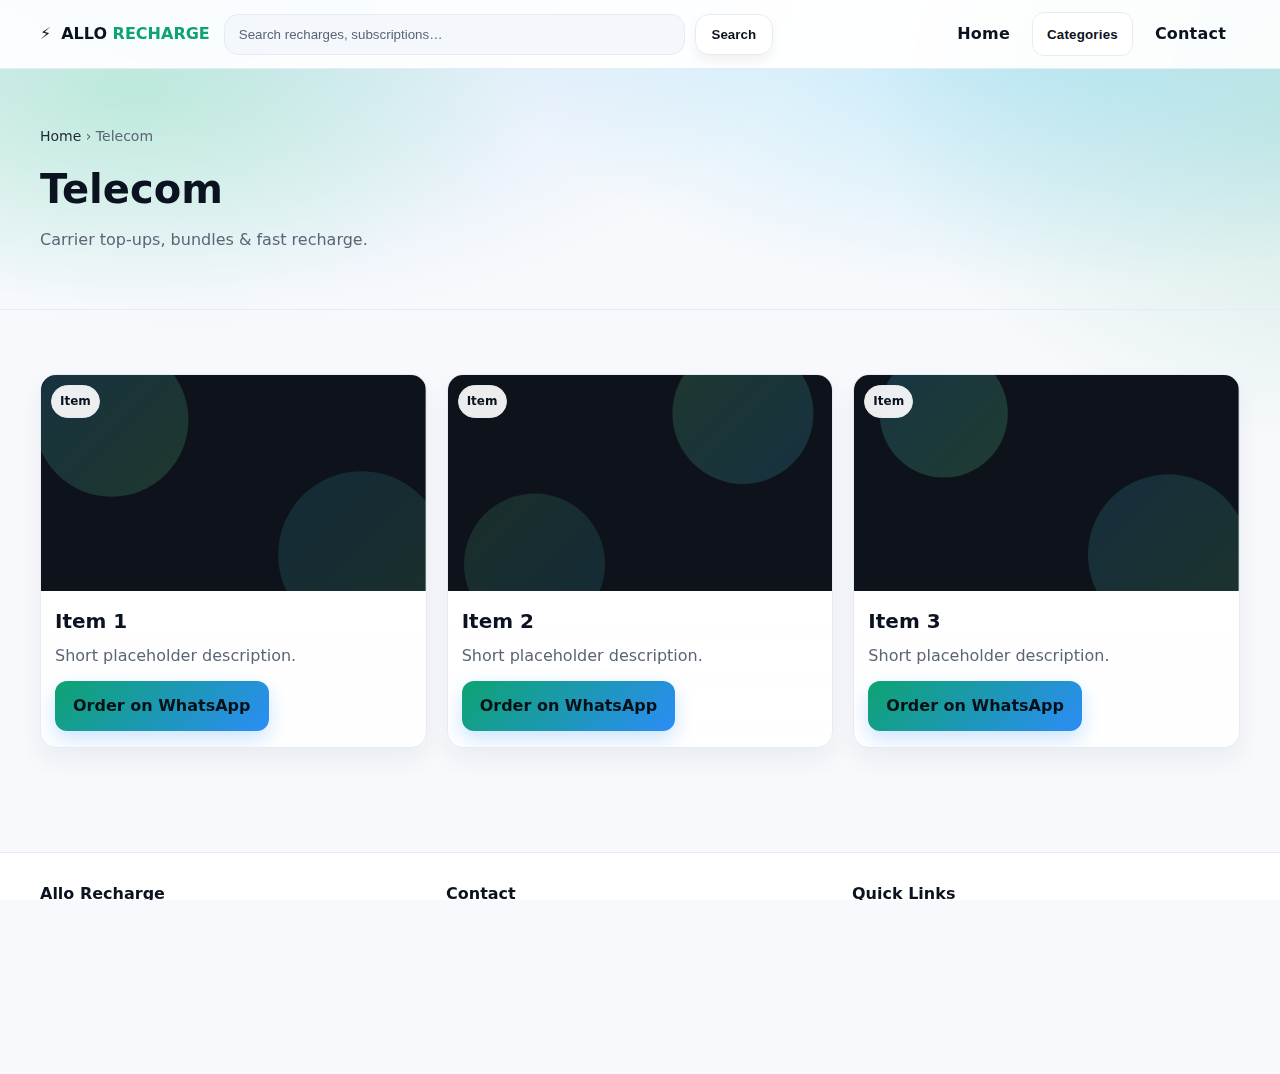
<file: telecom.html>
<!DOCTYPE html>
<html lang="en">
<head>
  <meta charset="UTF-8" />
  <meta name="viewport" content="width=device-width, initial-scale=1" />
  <title>Telecom – Allo Recharge</title>
  <link rel="stylesheet" href="style.css" />
  <link rel="stylesheet" href="category.css" />
  <script src="app.js" defer></script>
  <script src="category.js" defer></script>
</head>
<body data-cat="telecom">
  <header class="site-header">
    <div class="container header-inner">
      <a class="brand" href="/"><span class="logo-mark">⚡</span><span class="logo-text">ALLO <strong>RECHARGE</strong></span></a>
      <form class="search" role="search"><input id="site-search" type="search" placeholder="Search recharges, subscriptions…" autocomplete="off" /><button type="submit" class="btn btn-ghost">Search</button><ul id="search-suggestions" class="search-suggestions" hidden></ul></form>
      <nav class="site-nav" aria-label="Primary">
        <ul class="menu">
          <li class="m-primary"><a href="/">Home</a></li>
          <li class="has-submenu m-primary">
            <button class="submenu-toggle" aria-expanded="false">Categories</button>
            <ul class="submenu">
              <li class="branch"><button class="branch-toggle" aria-expanded="false">Telecom</button>
                <ul class="subsubmenu">
                  <li><a href="MTC.html">Touch (MTC)</a></li>
                  <li><a href="ALFA.html">Alfa</a></li>
                </ul>
              </li>
              <li class="branch"><button class="branch-toggle" aria-expanded="false">Subscriptions</button>
                <ul class="subsubmenu">
                  <li><a href="netflix.html">Netflix</a></li>
                  <li><a href="canva.html">Canva Pro</a></li>
                  <li><a href="spotify.html">Spotify</a></li>
                </ul>
              </li>
              <li class="branch"><button class="branch-toggle" aria-expanded="false">Social Media</button>
                <ul class="subsubmenu">
                  <li><a href="instagram.html">Instagram</a></li>
                  <li><a href="tiktok.html">TikTok</a></li>
                  <li><a href="youtube.html">YouTube</a></li>
                </ul>
              </li>
              <li><a href="steam-keys.html">Steam Keys</a></li>
              <li><a href="steam-games.html">Steam Games</a></li>
              <li><a href="services.html">Services</a></li>
            </ul>
          </li>
          <li class="hide-mobile"><a href="#contact">Contact</a></li>
        </ul>
      </nav>
    </div>
  </header>

  <section class="cat-hero">
    <div class="container">
      <nav class="breadcrumb"><a href="/">Home</a> › <span>Telecom</span></nav>
      <h1 data-cat-title>Telecom</h1>
      <p class="section-sub">Carrier top-ups, bundles & fast recharge.</p>
    </div>
  </section>

  <section class="section">
    <div class="container">
      <div class="category-grid card-grid">
        <!-- Item 1 -->
        <article class="card product">
          <div class="media">
            <svg class="cover" viewBox="0 0 1200 675" aria-hidden="true">
              <defs><linearGradient id="t-a" x1="0" x2="1" y1="0" y2="1"><stop offset="0" stop-color="#3ac0f0"/><stop offset="1" stop-color="#6ae38b"/></linearGradient></defs>
              <rect width="1200" height="675" fill="#0e121a"/><circle cx="220" cy="140" r="240" fill="url(#t-a)" opacity=".18"/><circle cx="1000" cy="560" r="260" fill="url(#t-a)" opacity=".14"/>
            </svg>
            <span class="badge">Item</span>
          </div>
          <div class="content"><h3>Item 1</h3><p>Short placeholder description.</p></div>
          <div class="actions"><a class="btn" href="https://wa.me/1234567890" target="_blank">Order on WhatsApp</a></div>
        </article>

        <!-- Item 2 -->
        <article class="card product">
          <div class="media">
            <svg class="cover" viewBox="0 0 1200 675" aria-hidden="true">
              <defs><linearGradient id="t-b" x1="0" x2="1" y1="0" y2="1"><stop offset="0" stop-color="#6ae38b"/><stop offset="1" stop-color="#3ac0f0"/></linearGradient></defs>
              <rect width="1200" height="675" fill="#0e121a"/><circle cx="920" cy="120" r="220" fill="url(#t-b)" opacity=".18"/><circle cx="270" cy="590" r="220" fill="url(#t-b)" opacity=".14"/>
            </svg>
            <span class="badge">Item</span>
          </div>
          <div class="content"><h3>Item 2</h3><p>Short placeholder description.</p></div>
          <div class="actions"><a class="btn" href="https://wa.me/1234567890" target="_blank">Order on WhatsApp</a></div>
        </article>

        <!-- Item 3 -->
        <article class="card product">
          <div class="media">
            <svg class="cover" viewBox="0 0 1200 675" aria-hidden="true">
              <defs><linearGradient id="t-c" x1="0" x2="1" y1="0" y2="1"><stop offset="0" stop-color="#3ac0f0"/><stop offset="1" stop-color="#6ae38b"/></linearGradient></defs>
              <rect width="1200" height="675" fill="#0e121a"/><circle cx="980" cy="560" r="250" fill="url(#t-c)" opacity=".16"/><circle cx="280" cy="120" r="200" fill="url(#t-c)" opacity=".2"/>
            </svg>
            <span class="badge">Item</span>
          </div>
          <div class="content"><h3>Item 3</h3><p>Short placeholder description.</p></div>
          <div class="actions"><a class="btn" href="https://wa.me/1234567890" target="_blank">Order on WhatsApp</a></div>
        </article>
      </div>
    </div>
  </section>

  <footer class="site-footer" id="contact">
    <div class="container footer-grid">
      <div><h4>Allo Recharge</h4><p>Instant digital recharges, subscriptions, and growth services.</p></div>
      <div><h4>Contact</h4><ul class="list-plain"><li><a target="_blank" href="https://wa.me/1234567890">WhatsApp</a></li><li><a href="mailto:support@allo.example">support@allo.example</a></li></ul></div>
      <div><h4>Quick Links</h4><ul class="list-plain"><li><a href="/">Home</a></li><li><a href="#top">Top</a></li></ul></div>
    </div>
    <div class="copy">© 2025 Allo Recharge</div>
  </footer>
</body>
</html>
</file>
<file: style.css>
/* ===== Design Tokens ===== */
:root{
  /* Dark (default) */
  --bg:#0b0c10; --text:#e8ecf1; --muted:#9aa3ad;
  --panel:#10141b; --panel-2:#141a23;
  --line:#242c37; --shadow:0 12px 30px rgba(0,0,0,.28);

  --brand:#14c184; /* cleaner brand */
  --brand-2:#2aa8ff;
  --radius:16px; --r-sm:12px;
  --gap:20px; --container:1200px;
  --header-h:64px;

  color-scheme: dark light;
}

/* Light theme overrides (explicit) */
:root[data-theme="light"]{
  --bg:#f7f9fc; --text:#0b1220; --muted:#5b6575;
  --panel:#ffffff; --panel-2:#f4f7fb;
  --line:#e6ebf3; --shadow:0 12px 24px rgba(16, 37, 66, .06);

  --brand:#0ea371;
  --brand-2:#2b8df6;
}

/* Respect system until user chooses */
@media (prefers-color-scheme: light){
  :root:not([data-theme="dark"]){
    --bg:#f7f9fc; --text:#0b1220; --muted:#5b6575;
    --panel:#ffffff; --panel-2:#f4f7fb;
    --line:#e6ebf3; --shadow:0 12px 24px rgba(16, 37, 66, .06);

    --brand:#0ea371;
    --brand-2:#2b8df6;
  }
}

/* ===== Base ===== */
html{
  scroll-behavior:smooth;
  scroll-padding-top: calc(var(--header-h) + 12px);
  overflow-y: scroll;
}
*{box-sizing:border-box; scrollbar-width:none}
*::-webkit-scrollbar{display:none}
html,body{height:100%}
body{
  margin:0; color:var(--text);
  font:16px/1.6 system-ui,-apple-system,Segoe UI,Roboto,Arial,sans-serif;
  background:
    radial-gradient(1100px 700px at 15% -10%, color-mix(in oklab, var(--brand-2) 22%, transparent) 0%, transparent 60%),
    radial-gradient(900px 600px at 110% 10%, color-mix(in oklab, var(--brand) 22%, transparent) 0%, transparent 60%),
    var(--bg);
  overflow-x:hidden;
}
img{max-width:100%; height:auto; display:block}
a{color:inherit; text-decoration:none}
:focus-visible{outline:2px solid var(--brand-2); outline-offset:2px}

/* ===== Layout / Utilities ===== */
.container{width:min(var(--container), 100% - 32px); margin-inline:auto}
.section{padding:64px 0}
.section-head{margin-bottom:16px}
.section-head h2{margin:0 0 6px; font-size:clamp(22px,2.2vw+12px,34px)}
.section-sub{margin:0; color:var(--muted)}
section:target{scroll-margin-top:calc(var(--header-h) + 18px)}

/* ===== Buttons ===== */
.btn{
  display:inline-flex; align-items:center; justify-content:center; gap:8px;
  padding:12px 18px; border-radius:var(--r-sm);
  background:linear-gradient(135deg, var(--brand), var(--brand-2));
  color:#061017; font-weight:700; text-decoration:none;
  box-shadow:0 8px 20px color-mix(in oklab, var(--brand-2) 24%, transparent);
  transition:transform .15s ease, filter .15s ease, box-shadow .15s ease;
}
.btn:hover{transform:translateY(-1px); filter:saturate(1.05)}
.btn-ghost,.btn-outline{
  background:var(--panel); color:var(--text); border:1px solid var(--line);
  box-shadow:0 6px 12px rgba(0,0,0,.05);
}
.btn-outline{background:transparent}

/* ===== Header / Nav ===== */
.site-header{
  position:sticky; top:0; z-index:1200;
  background:color-mix(in oklab, var(--panel) 88%, transparent);
  backdrop-filter:saturate(120%) blur(10px);
  border-bottom:1px solid color-mix(in oklab, var(--line) 90%, transparent);
  transition:transform .2s ease, background .2s ease, border-color .2s ease;
}
.header-inner{
  display:grid; grid-template-columns:auto 1fr auto; align-items:center;
  gap:14px; padding:12px 0; min-height:var(--header-h)
}
.brand{display:flex; align-items:center; gap:10px; font-weight:800}
.logo-text strong{color:var(--brand)}
.theme-toggle{
  background:var(--panel); border:1px solid var(--line); color:var(--text);
  border-radius:10px; padding:8px 10px; cursor:pointer;
}
.theme-toggle:hover{ background:color-mix(in oklab, var(--panel) 80%, #0000) }

/* Compact (mobile scroll) */
@media (max-width: 991.98px){
  .site-header.compact .brand,
  .site-header.compact .search,
  .site-header.compact .theme-toggle{display:none !important}
  .site-header.compact .header-inner{padding:8px 0; min-height:52px}
}

/* ===== Search ===== */
.search{display:flex; align-items:center; gap:10px; position:relative; min-width:0}
.search input{
  width:clamp(320px, 36vw, 520px);
  padding:12px 14px; border-radius:14px;
  border:1px solid var(--line); background:var(--panel-2); color:var(--text); outline:none;
  box-shadow:inset 0 1px 0 rgba(255,255,255,.02);
}
.search input::placeholder{color:var(--muted)}
.btn-ghost{padding:12px 16px; border-radius:14px}

/* ===== Menus ===== */
.site-nav{display:flex; align-items:center}
.menu{display:flex; align-items:center; gap:8px; list-style:none; margin:0; padding:0}
.menu > li > a, .submenu-toggle, .branch-toggle{
  display:inline-flex; align-items:center; gap:6px;
  height:44px; padding:0 14px; border-radius:12px;
  font-weight:700; letter-spacing:.2px; color:var(--text);
}
.submenu-toggle{background:var(--panel); border:1px solid var(--line)}
.menu > li > a:hover, .submenu-toggle:hover{background:color-mix(in oklab, var(--panel) 82%, transparent)}
.hide-mobile{display:flex}

.has-submenu{position:relative}
.submenu{
  position:absolute; left:0; top:calc(100% + 10px);
  min-width:280px; background:var(--panel); color:var(--text);
  border:1px solid var(--line); border-radius:18px;
  box-shadow:var(--shadow); padding:10px; display:none; z-index:1500;
}
.submenu a{display:block; padding:10px 12px; border-radius:10px}
.submenu a:hover{background:color-mix(in oklab, var(--panel-2) 92%, transparent)}

.branch{position:relative}
.branch-toggle{
  width:100%; justify-content:space-between; border:1px solid var(--line); background:var(--panel-2);
  border-radius:10px; padding:10px 12px; height:auto; color:var(--text);
}
.branch-toggle::after{content:"▸"; opacity:.7; margin-left:8px; transition:transform .15s}
.branch.open .branch-toggle::after{transform:rotate(90deg)}
.subsubmenu{
  position:absolute; left:calc(100% + 8px); top:0; min-width:220px;
  background:var(--panel); color:var(--text); border:1px solid var(--line); border-radius:14px;
  padding:8px; box-shadow:var(--shadow); display:none; z-index:1500;
}
@media (min-width: 992px){
  .has-submenu:hover > .submenu,
  .has-submenu:focus-within > .submenu{display:block}
  .branch:hover > .subsubmenu,
  .branch:focus-within > .subsubmenu{display:block}
}

/* Predictive search dropdown */
.search-suggestions{
  position:absolute; left:0; right:0; top:calc(100% + 6px);
  list-style:none; margin:0; padding:8px; background:var(--panel);
  border:1px solid var(--line); border-radius:14px; box-shadow:var(--shadow);
  max-height:52vh; overflow:auto; z-index:1500;
}
.search-suggestions li{display:flex; gap:10px; padding:12px; border-radius:10px; cursor:pointer}
.search-suggestions li:hover,[aria-selected="true"]{background:color-mix(in oklab, var(--panel-2) 92%, transparent)}
.search-suggestions .sugg-type{
  margin-left:auto; font-size:12px; opacity:.82; border:1px solid var(--line);
  padding:2px 10px; border-radius:999px
}
.search-suggestions mark{
  background:color-mix(in oklab, var(--text) 92%, transparent);
  color:color-mix(in oklab, var(--bg) 95%, black);
  border-radius:6px; padding:0 2px; font-weight:800
}

/* ===== Hero ===== */
.hero{
  padding:80px 0 60px; border-bottom:1px solid var(--line);
  background:
    radial-gradient(800px 360px at 80% -20%, color-mix(in oklab, var(--brand-2) 26%, transparent), transparent 60%),
    radial-gradient(600px 300px at 10% 10%, color-mix(in oklab, var(--brand) 20%, transparent), transparent 60%);
}
.hero-inner{text-align:center}
.hero h1{margin:0 0 10px; font-size:clamp(28px,3vw + 16px,48px)}
.hero p{margin:0 0 18px; color:var(--muted)}
.hero-cta{display:flex; gap:10px; justify-content:center; flex-wrap:wrap}

/* ===== Cards / Grid ===== */
.card{
  background:linear-gradient(180deg, color-mix(in oklab, var(--panel) 98%, transparent), color-mix(in oklab, var(--panel) 95%, transparent));
  border:1px solid var(--line); border-radius:16px; overflow:hidden;
  box-shadow:var(--shadow);
  transition:transform .18s ease, box-shadow .18s ease, border-color .18s ease, background .18s ease;
}
.card:hover{
  transform:translateY(-3px);
  border-color:color-mix(in oklab, var(--line) 70%, var(--brand-2) 30%);
  box-shadow:0 16px 34px color-mix(in oklab, var(--brand-2) 14%, #0000);
}
.media{position:relative; background:var(--panel-2); aspect-ratio:16/9; display:grid; place-items:center}
.media img,.media .cover{width:100%; height:100%; object-fit:cover; display:block}
.icon-only .icon{width:64px; height:64px; opacity:.9}
.badge{
  position:absolute; top:10px; left:10px;
  background:color-mix(in oklab, var(--panel) 92%, transparent);
  color:var(--text); font-weight:700; font-size:12px;
  border:1px solid var(--line); padding:6px 8px; border-radius:999px; backdrop-filter:blur(8px)
}
.badge.price{background:linear-gradient(135deg,var(--brand-2),var(--brand)); color:#061017; border:0}
.card .content{padding:14px 14px 0}
.card .content h3{margin:0 0 6px; font-size:clamp(16px,1.5vw + 12px,20px)}
.card .content p{margin:0 0 12px; color:var(--muted)}
.card .actions{padding:0 14px 16px}

/* Grid */
.card-grid{
  display:grid; gap:var(--gap);
  grid-template-columns:repeat(auto-fit, minmax(240px,1fr));
  align-items:stretch;
}

/* ===== Footer ===== */
.site-footer{margin-top:40px; border-top:1px solid var(--line); background:var(--panel); color:var(--text)}
.footer-grid{display:grid; gap:18px; padding:28px 0; grid-template-columns:repeat(auto-fit, minmax(220px,1fr))}
.footer-grid h4{margin:0 0 8px}
.list-plain{list-style:none; padding:0; margin:0}
.list-plain a:hover{text-decoration:underline}
.copy{text-align:center; color:var(--muted); border-top:1px solid var(--line); padding:12px 0 18px}

/* Floating CTA */
.floating-cta{
  position:fixed; right:14px; bottom:14px; z-index:1400;
  background:linear-gradient(135deg, var(--brand), var(--brand-2));
  color:#061017; font-weight:800; border-radius:999px; width:54px; height:54px;
  display:grid; place-items:center; box-shadow:var(--shadow); text-decoration:none;
}
@media (prefers-reduced-motion:no-preference){
  .floating-cta{ transition: transform .15s ease; }
  .floating-cta:hover{ transform: translateY(-2px); }
}

/* ===== Mobile (≤992px) ===== */
@media (max-width: 991.98px){
  html, body { overflow-x: hidden; }

  .header-inner{grid-template-columns:1fr auto; row-gap:10px}
  .search{grid-column:1/-1; width:100%; min-width:0; display:flex; order:3}
  .search input{width:100%; min-width:0; flex:1 1 auto}
  .search .btn-ghost{flex:0 0 auto}

  .site-header .site-nav{grid-column:1/-1; justify-self:center; width:auto; max-width:none; order:2}
  .site-header .menu{
    justify-content:center; gap:14px; padding:12px;
    background:var(--panel); border:1px solid var(--line); border-radius:22px;
    box-shadow:var(--shadow);
  }
  .menu > *:not(.m-primary){display:none}
  .hide-mobile{display:none}

  .has-submenu .submenu{
    position:absolute; left:50%; top:calc(100% + 10px); transform:translateX(-50%);
    min-width:clamp(260px, 92vw, 420px);
    max-height:min(62vh, 520px);
    overflow:auto; -webkit-overflow-scrolling: touch;
  }
  .has-submenu.open > .submenu{display:block}
  .branch > .subsubmenu{position:static; display:none; padding-left:12px; margin-top:6px; border-left:1px solid var(--line); box-shadow:none}
  .branch.open > .subsubmenu{display:block}

  .card-grid{ grid-template-columns:repeat(2, minmax(0,1fr)); gap:12px; }
  .media{aspect-ratio:16/9}
  .card .content{padding:10px 12px}
  .card .content p{display:none}
  .card .actions{padding:0 12px 12px}
  .card .actions .btn{padding:9px 12px; font-size:13px; border-radius:10px; box-shadow:none}
  .badge{top:8px; left:8px; padding:4px 6px; font-size:10px}
}

/* ===== Reveal ===== */
.reveal{opacity:0; transform:translateY(12px); transition:opacity .35s ease, transform .35s ease}
.reveal.is-visible{opacity:1; transform:none}
@media (prefers-reduced-motion: reduce){
  .reveal, .reveal.is-visible{transition:none; opacity:1; transform:none}
}
</file>
<file: category.css>
/* Minimal category additions on top of your existing style.css */
:root { --cat-a:#3ac0f0; --cat-b:#6ae38b; }

.cat-hero{
  padding:56px 0;
  border-bottom:1px solid var(--line);
  background:
    radial-gradient(900px 450px at 80% -20%,
      color-mix(in oklab, var(--cat-a) 30%, transparent), transparent 60%),
    radial-gradient(700px 350px at 10% 10%,
      color-mix(in oklab, var(--cat-b) 28%, transparent), transparent 60%);
}
.cat-hero h1{ margin:0 0 6px; font-size:clamp(24px, 2.6vw + 16px, 40px); }
.cat-hero .section-sub{ margin:0; }

.breadcrumb{ color:var(--muted); font-size:14px; margin-bottom:10px; }
.breadcrumb a{ color:var(--text); opacity:.9; text-decoration:none; }
.breadcrumb a:hover{ text-decoration:underline; }

/* Subcategory chips */
.subcat-chips{ display:flex; flex-wrap:wrap; gap:8px; margin:16px 0 6px; }
.chip{
  display:inline-flex; align-items:center; gap:8px;
  padding:8px 12px; border-radius:999px;
  background:var(--panel); border:1px solid var(--line); color:var(--text);
  font-weight:700; font-size:14px;
}
.chip:is(:hover,:focus){ background:rgba(255,255,255,.06); }

/* Product grid stays consistent with site */
.category-grid.card-grid{ grid-template-columns:repeat(auto-fit, minmax(260px, 1fr)); }

/* Mobile: lean hero and single-column grid (your main CSS already hides descriptions) */
@media (max-width: 991.98px){
  .cat-hero{ padding:36px 0; }
  .category-grid.card-grid{ grid-template-columns:1fr; }
}
</file>
